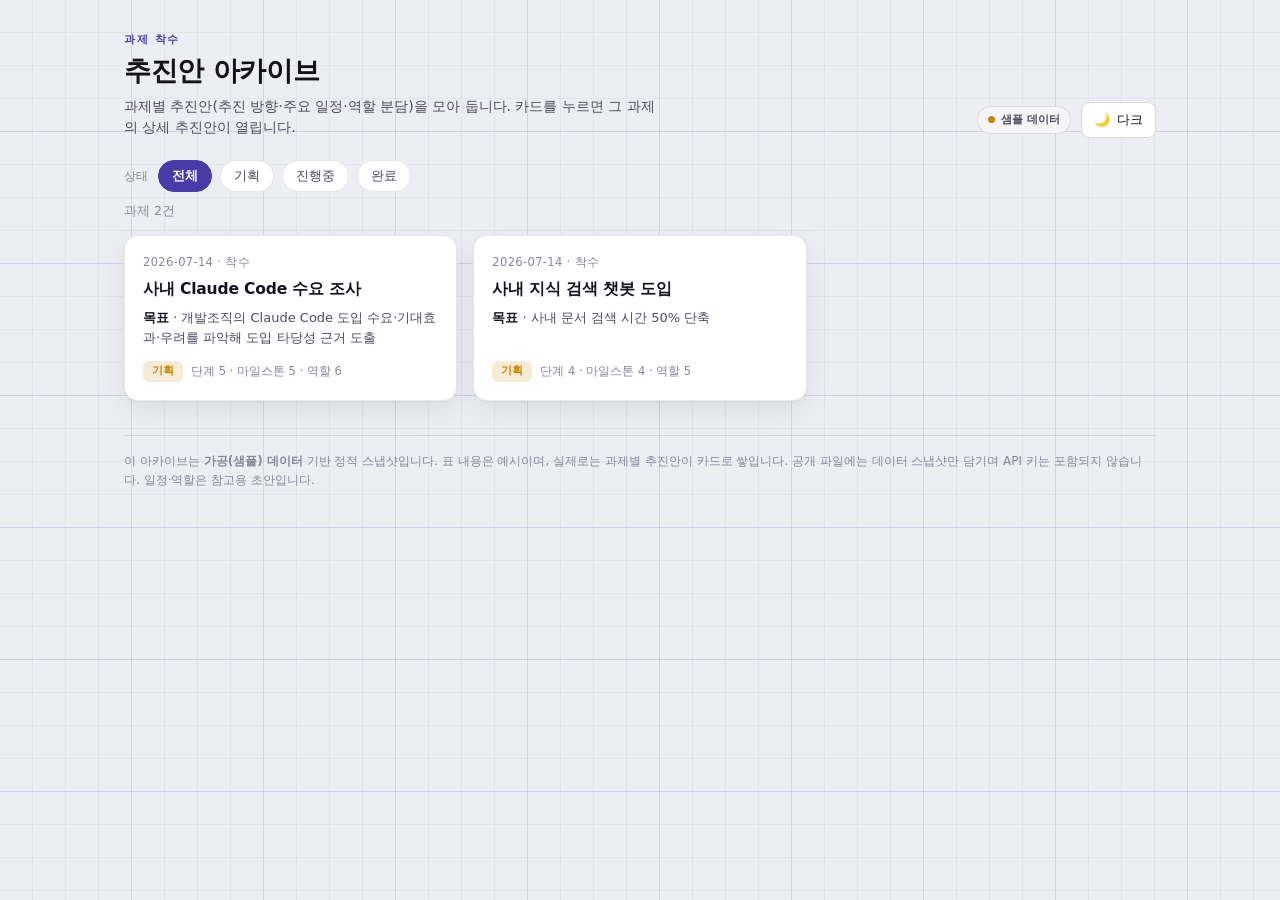
<file: index.html>
<!doctype html>
<html lang="ko">
<head>
  <meta charset="utf-8">
  <meta name="viewport" content="width=device-width, initial-scale=1">
  <title>과제 추진안 아카이브</title>
  <link rel="icon" href="data:image/svg+xml,<svg xmlns='http://www.w3.org/2000/svg' viewBox='0 0 16 16'><text y='14' font-size='14'>🗂️</text></svg>">
  <link rel="stylesheet" href="style.css">
</head>
<body>
  <div class="wrap">
    <header class="top">
      <div>
        <p class="eyebrow">과제 착수</p>
        <h1>추진안 아카이브</h1>
        <p class="lede">과제별 추진안(추진 방향·주요 일정·역할 분담)을 모아 둡니다. 카드를 누르면 그 과제의 상세 추진안이 열립니다.</p>
      </div>
      <div class="head-right">
        <span class="sample-pill">샘플 데이터</span>
        <button class="btn" id="themeBtn" aria-label="테마 전환"><span id="themeIcon">🌙</span><span id="themeTxt">다크</span></button>
      </div>
    </header>

    <div class="filters" role="group" aria-label="상태 필터">
      <span class="flabel">상태</span>
      <button class="fchip" data-st="all" aria-pressed="true">전체</button>
      <button class="fchip" data-st="plan" aria-pressed="false">기획</button>
      <button class="fchip" data-st="doing" aria-pressed="false">진행중</button>
      <button class="fchip" data-st="done" aria-pressed="false">완료</button>
    </div>

    <p class="count" id="count">과제 2건</p>

    <div class="cards" id="cards">
      <a class="plan" href="plans/claude-code-demand.html" data-st="plan">
        <div class="pd">2026-07-14 · 착수</div>
        <div class="pt">사내 Claude Code 수요 조사</div>
        <div class="pg"><b>목표</b> · 개발조직의 Claude Code 도입 수요·기대효과·우려를 파악해 도입 타당성 근거 도출</div>
        <div class="pmeta">
          <span class="status st-plan">기획</span>
          <span class="metric">단계 5 · 마일스톤 5 · 역할 6</span>
        </div>
      </a>

      <a class="plan" href="plans/chatbot.html" data-st="plan">
        <div class="pd">2026-07-14 · 착수</div>
        <div class="pt">사내 지식 검색 챗봇 도입</div>
        <div class="pg"><b>목표</b> · 사내 문서 검색 시간 50% 단축</div>
        <div class="pmeta">
          <span class="status st-plan">기획</span>
          <span class="metric">단계 4 · 마일스톤 4 · 역할 5</span>
        </div>
      </a>
    </div>
    <p class="empty-note" id="emptyNote" style="display:none">해당 상태의 과제가 없습니다.</p>

    <footer class="note">
      이 아카이브는 <strong>가공(샘플) 데이터</strong> 기반 정적 스냅샷입니다. 표 내용은 예시이며, 실제로는 과제별 추진안이 카드로 쌓입니다.
      공개 파일에는 데이터 스냅샷만 담기며 API 키는 포함되지 않습니다. 일정·역할은 참고용 초안입니다.
    </footer>
  </div>

  <script>
    var root=document.documentElement, b=document.getElementById('themeBtn'),
        ic=document.getElementById('themeIcon'), tx=document.getElementById('themeTxt');
    function dark(){var t=root.getAttribute('data-theme');return t?t==='dark':matchMedia('(prefers-color-scheme: dark)').matches;}
    function sync(){var d=dark();ic.textContent=d?'☀️':'🌙';tx.textContent=d?'라이트':'다크';}
    b.addEventListener('click',function(){root.setAttribute('data-theme',dark()?'light':'dark');sync();}); sync();

    var cards=[].slice.call(document.querySelectorAll('#cards .plan'));
    var countEl=document.getElementById('count'), emptyNote=document.getElementById('emptyNote');
    document.querySelectorAll('.fchip').forEach(function(chip){
      chip.addEventListener('click',function(){
        document.querySelectorAll('.fchip').forEach(function(c){c.setAttribute('aria-pressed','false');});
        chip.setAttribute('aria-pressed','true');
        var st=chip.getAttribute('data-st'), shown=0;
        cards.forEach(function(card){
          var match = st==='all' || card.getAttribute('data-st')===st;
          card.classList.toggle('hidden', !match); if(match) shown++;
        });
        countEl.textContent='과제 '+shown+'건';
        emptyNote.style.display = shown===0 ? 'block' : 'none';
      });
    });
  </script>
</body>
</html>
</file>
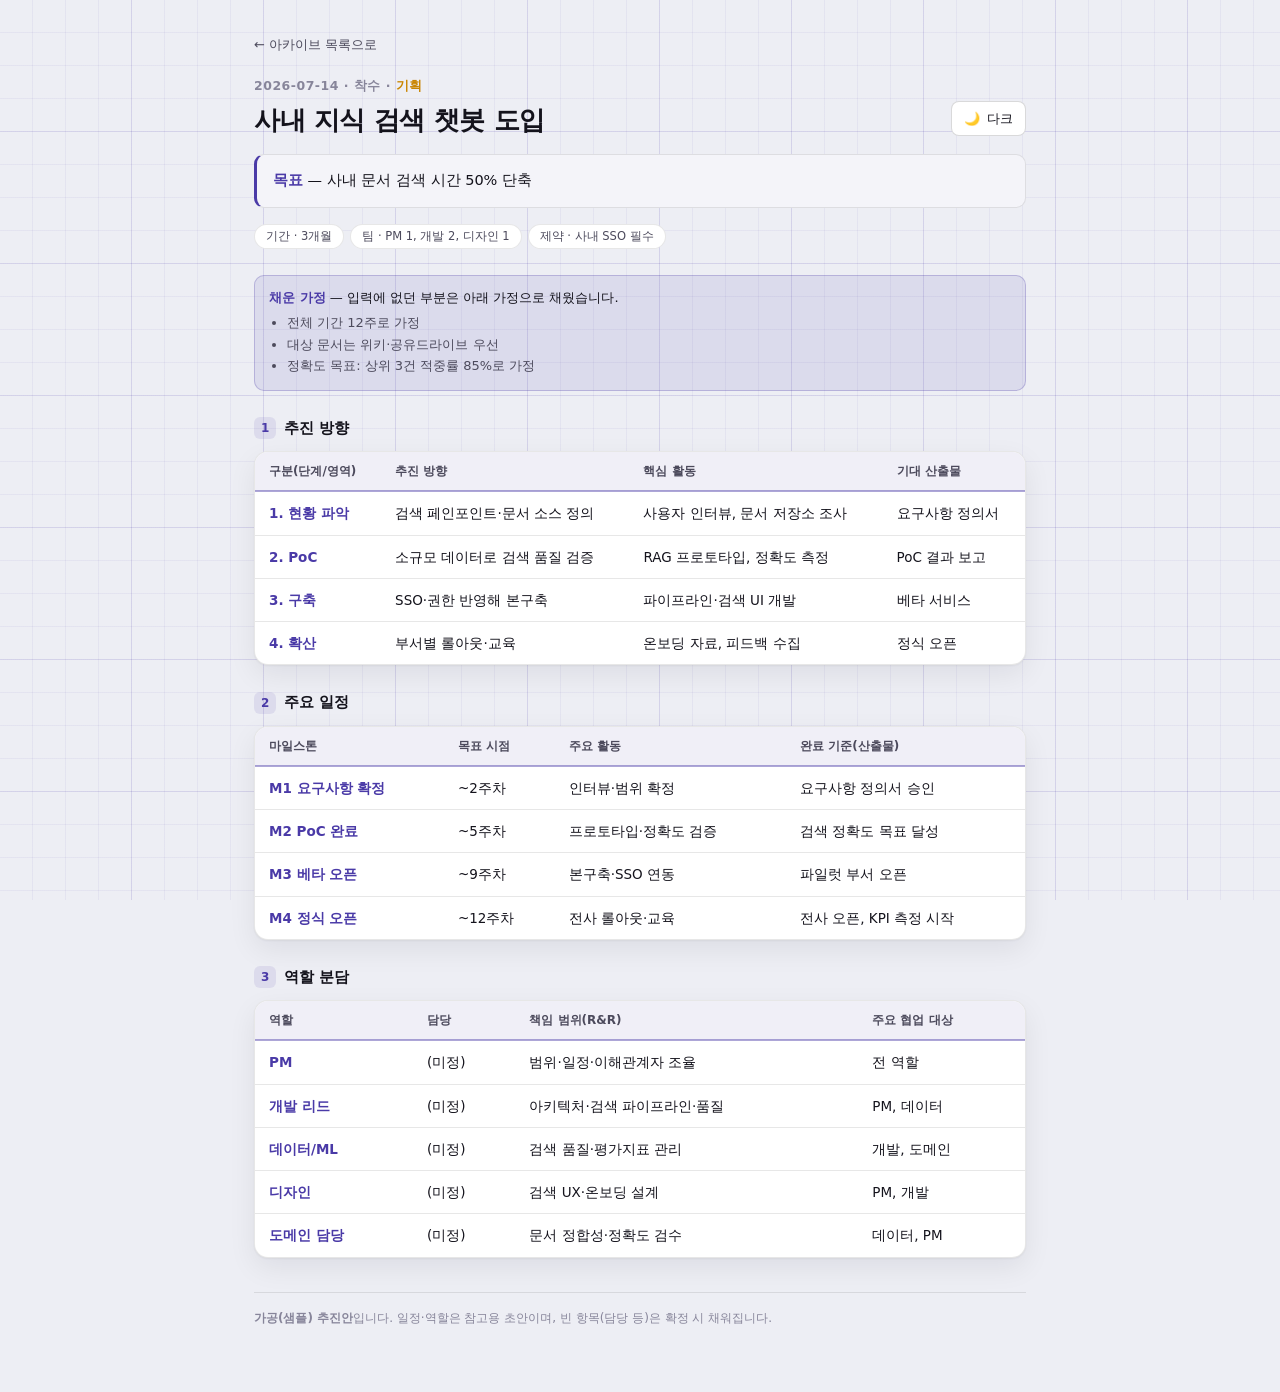
<file: plans/chatbot.html>
<!doctype html>
<html lang="ko">
<head>
  <meta charset="utf-8">
  <meta name="viewport" content="width=device-width, initial-scale=1">
  <title>사내 지식 검색 챗봇 도입 · 추진안</title>
  <link rel="icon" href="data:image/svg+xml,<svg xmlns='http://www.w3.org/2000/svg' viewBox='0 0 16 16'><text y='14' font-size='14'>🗂️</text></svg>">
  <link rel="stylesheet" href="../style.css">
</head>
<body>
  <div class="wrap narrow">
    <a class="back" href="../index.html">← 아카이브 목록으로</a>
    <header class="top" style="margin-bottom:0">
      <div>
        <div class="meta-date">2026-07-14 · 착수 · <span style="color:var(--warn)">기획</span></div>
        <h1 class="detail-title">사내 지식 검색 챗봇 도입</h1>
      </div>
      <div class="head-right">
        <button class="btn" id="themeBtn" aria-label="테마 전환"><span id="themeIcon">🌙</span><span id="themeTxt">다크</span></button>
      </div>
    </header>

    <div class="goal"><b>목표</b> — 사내 문서 검색 시간 50% 단축</div>
    <div class="chips">
      <span class="chip-k">기간 · 3개월</span><span class="chip-k">팀 · PM 1, 개발 2, 디자인 1</span><span class="chip-k">제약 · 사내 SSO 필수</span>
    </div>

    <div class="assump">
      <b>채운 가정</b> — 입력에 없던 부분은 아래 가정으로 채웠습니다.
      <ul>
        <li>전체 기간 12주로 가정</li>
        <li>대상 문서는 위키·공유드라이브 우선</li>
        <li>정확도 목표: 상위 3건 적중률 85%로 가정</li>
      </ul>
    </div>

    <div class="section-h"><span class="tnum">1</span> 추진 방향</div>
    <div class="tcard"><div class="tscroll"><table>
      <thead><tr><th>구분(단계/영역)</th><th>추진 방향</th><th>핵심 활동</th><th>기대 산출물</th></tr></thead>
      <tbody>
        <tr><td>1. 현황 파악</td><td>검색 페인포인트·문서 소스 정의</td><td>사용자 인터뷰, 문서 저장소 조사</td><td>요구사항 정의서</td></tr>
        <tr><td>2. PoC</td><td>소규모 데이터로 검색 품질 검증</td><td>RAG 프로토타입, 정확도 측정</td><td>PoC 결과 보고</td></tr>
        <tr><td>3. 구축</td><td>SSO·권한 반영해 본구축</td><td>파이프라인·검색 UI 개발</td><td>베타 서비스</td></tr>
        <tr><td>4. 확산</td><td>부서별 롤아웃·교육</td><td>온보딩 자료, 피드백 수집</td><td>정식 오픈</td></tr>
      </tbody>
    </table></div></div>

    <div class="section-h"><span class="tnum">2</span> 주요 일정</div>
    <div class="tcard"><div class="tscroll"><table>
      <thead><tr><th>마일스톤</th><th>목표 시점</th><th>주요 활동</th><th>완료 기준(산출물)</th></tr></thead>
      <tbody>
        <tr><td>M1 요구사항 확정</td><td>~2주차</td><td>인터뷰·범위 확정</td><td>요구사항 정의서 승인</td></tr>
        <tr><td>M2 PoC 완료</td><td>~5주차</td><td>프로토타입·정확도 검증</td><td>검색 정확도 목표 달성</td></tr>
        <tr><td>M3 베타 오픈</td><td>~9주차</td><td>본구축·SSO 연동</td><td>파일럿 부서 오픈</td></tr>
        <tr><td>M4 정식 오픈</td><td>~12주차</td><td>전사 롤아웃·교육</td><td>전사 오픈, KPI 측정 시작</td></tr>
      </tbody>
    </table></div></div>

    <div class="section-h"><span class="tnum">3</span> 역할 분담</div>
    <div class="tcard"><div class="tscroll"><table>
      <thead><tr><th>역할</th><th>담당</th><th>책임 범위(R&R)</th><th>주요 협업 대상</th></tr></thead>
      <tbody>
        <tr><td>PM</td><td>(미정)</td><td>범위·일정·이해관계자 조율</td><td>전 역할</td></tr>
        <tr><td>개발 리드</td><td>(미정)</td><td>아키텍처·검색 파이프라인·품질</td><td>PM, 데이터</td></tr>
        <tr><td>데이터/ML</td><td>(미정)</td><td>검색 품질·평가지표 관리</td><td>개발, 도메인</td></tr>
        <tr><td>디자인</td><td>(미정)</td><td>검색 UX·온보딩 설계</td><td>PM, 개발</td></tr>
        <tr><td>도메인 담당</td><td>(미정)</td><td>문서 정합성·정확도 검수</td><td>데이터, PM</td></tr>
      </tbody>
    </table></div></div>

    <footer class="note">
      <strong>가공(샘플) 추진안</strong>입니다. 일정·역할은 참고용 초안이며, 빈 항목(담당 등)은 확정 시 채워집니다.
    </footer>
  </div>
  <script>
    var root=document.documentElement,b=document.getElementById('themeBtn'),ic=document.getElementById('themeIcon'),tx=document.getElementById('themeTxt');
    function dark(){var t=root.getAttribute('data-theme');return t?t==='dark':matchMedia('(prefers-color-scheme: dark)').matches;}
    function sync(){var d=dark();ic.textContent=d?'☀️':'🌙';tx.textContent=d?'라이트':'다크';}
    b.addEventListener('click',function(){root.setAttribute('data-theme',dark()?'light':'dark');sync();});sync();
  </script>
</body>
</html>
</file>
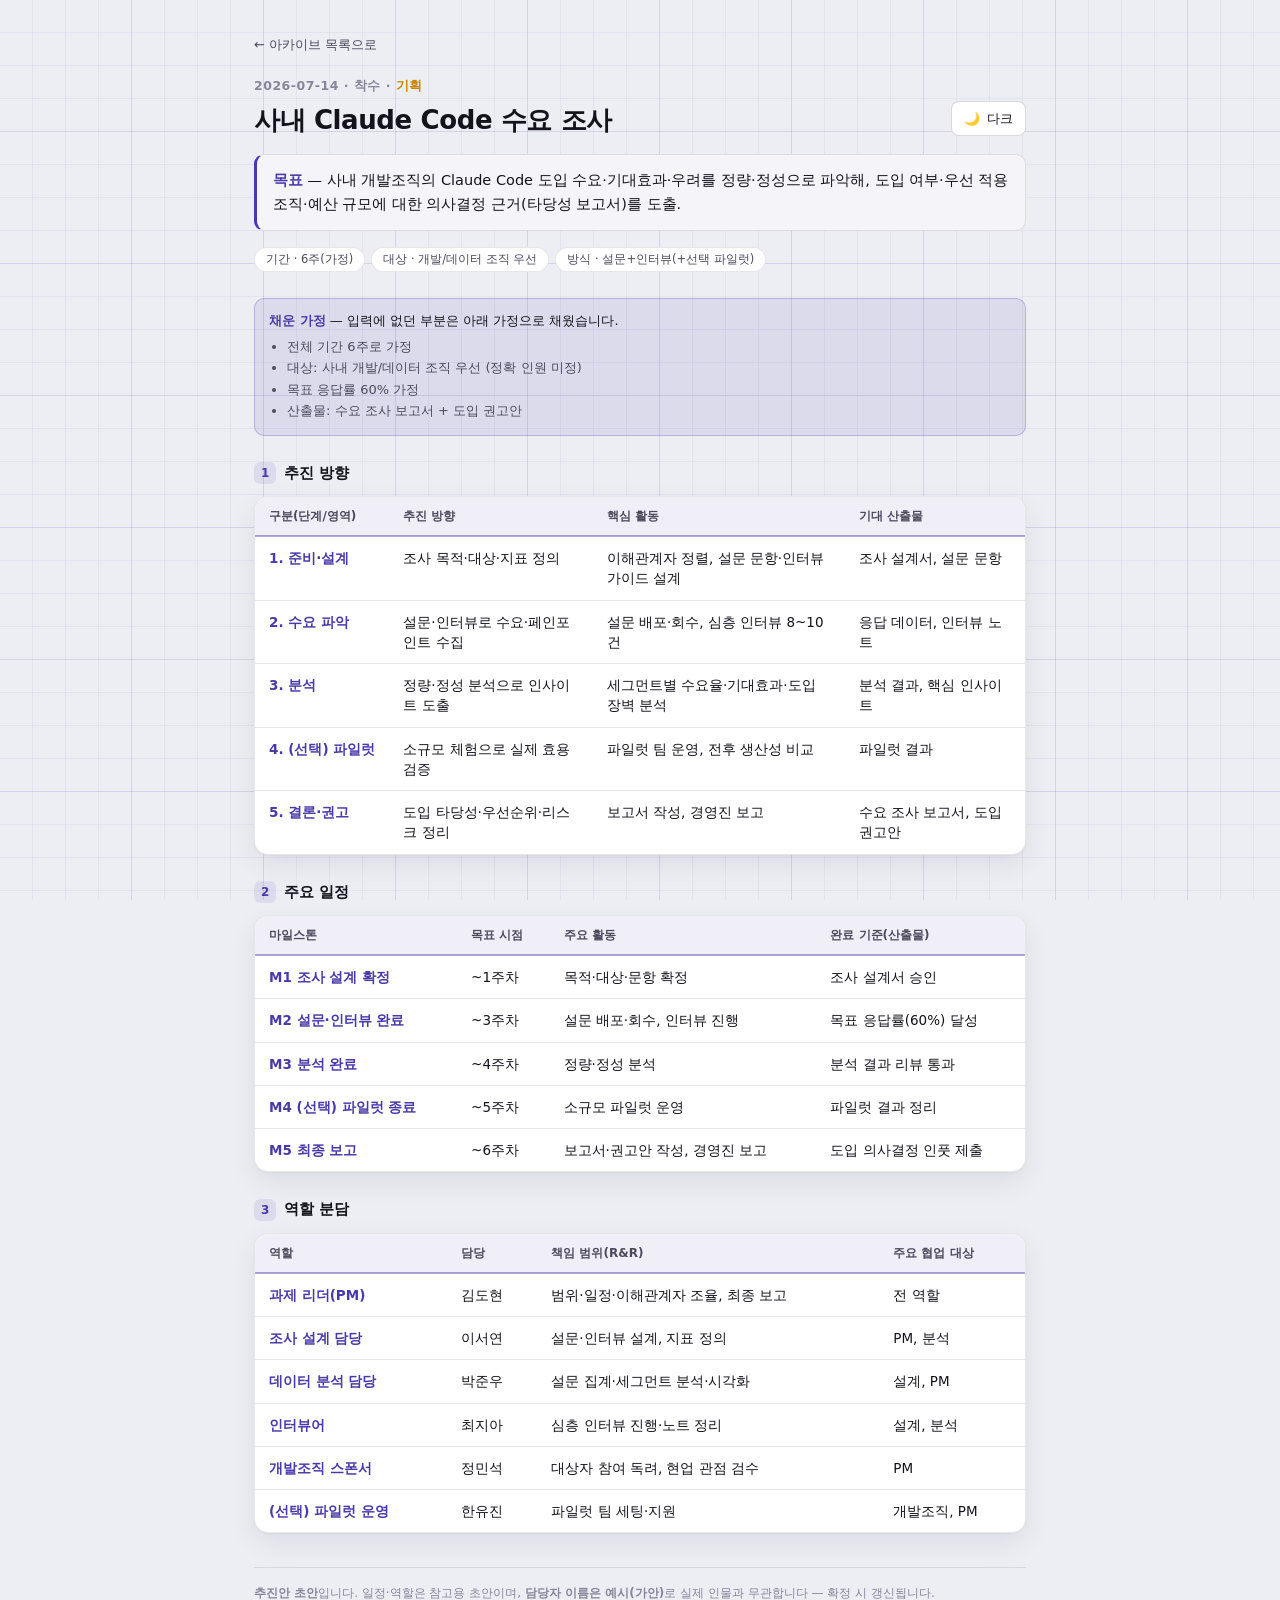
<file: plans/claude-code-demand.html>
<!doctype html>
<html lang="ko">
<head>
  <meta charset="utf-8">
  <meta name="viewport" content="width=device-width, initial-scale=1">
  <title>사내 Claude Code 수요 조사 · 추진안</title>
  <link rel="icon" href="data:image/svg+xml,<svg xmlns='http://www.w3.org/2000/svg' viewBox='0 0 16 16'><text y='14' font-size='14'>🗂️</text></svg>">
  <link rel="stylesheet" href="../style.css">
</head>
<body>
  <div class="wrap narrow">
    <a class="back" href="../index.html">← 아카이브 목록으로</a>
    <header class="top" style="margin-bottom:0">
      <div>
        <div class="meta-date">2026-07-14 · 착수 · <span style="color:var(--warn)">기획</span></div>
        <h1 class="detail-title">사내 Claude Code 수요 조사</h1>
      </div>
      <div class="head-right">
        <button class="btn" id="themeBtn" aria-label="테마 전환"><span id="themeIcon">🌙</span><span id="themeTxt">다크</span></button>
      </div>
    </header>

    <div class="goal"><b>목표</b> — 사내 개발조직의 Claude Code 도입 수요·기대효과·우려를 정량·정성으로 파악해, 도입 여부·우선 적용 조직·예산 규모에 대한 의사결정 근거(타당성 보고서)를 도출.</div>
    <div class="chips">
      <span class="chip-k">기간 · 6주(가정)</span><span class="chip-k">대상 · 개발/데이터 조직 우선</span><span class="chip-k">방식 · 설문+인터뷰(+선택 파일럿)</span>
    </div>

    <div class="assump">
      <b>채운 가정</b> — 입력에 없던 부분은 아래 가정으로 채웠습니다.
      <ul>
        <li>전체 기간 6주로 가정</li>
        <li>대상: 사내 개발/데이터 조직 우선 (정확 인원 미정)</li>
        <li>목표 응답률 60% 가정</li>
        <li>산출물: 수요 조사 보고서 + 도입 권고안</li>
      </ul>
    </div>

    <div class="section-h"><span class="tnum">1</span> 추진 방향</div>
    <div class="tcard"><div class="tscroll"><table>
      <thead><tr><th>구분(단계/영역)</th><th>추진 방향</th><th>핵심 활동</th><th>기대 산출물</th></tr></thead>
      <tbody>
        <tr><td>1. 준비·설계</td><td>조사 목적·대상·지표 정의</td><td>이해관계자 정렬, 설문 문항·인터뷰 가이드 설계</td><td>조사 설계서, 설문 문항</td></tr>
        <tr><td>2. 수요 파악</td><td>설문·인터뷰로 수요·페인포인트 수집</td><td>설문 배포·회수, 심층 인터뷰 8~10건</td><td>응답 데이터, 인터뷰 노트</td></tr>
        <tr><td>3. 분석</td><td>정량·정성 분석으로 인사이트 도출</td><td>세그먼트별 수요율·기대효과·도입 장벽 분석</td><td>분석 결과, 핵심 인사이트</td></tr>
        <tr><td>4. (선택) 파일럿</td><td>소규모 체험으로 실제 효용 검증</td><td>파일럿 팀 운영, 전후 생산성 비교</td><td>파일럿 결과</td></tr>
        <tr><td>5. 결론·권고</td><td>도입 타당성·우선순위·리스크 정리</td><td>보고서 작성, 경영진 보고</td><td>수요 조사 보고서, 도입 권고안</td></tr>
      </tbody>
    </table></div></div>

    <div class="section-h"><span class="tnum">2</span> 주요 일정</div>
    <div class="tcard"><div class="tscroll"><table>
      <thead><tr><th>마일스톤</th><th>목표 시점</th><th>주요 활동</th><th>완료 기준(산출물)</th></tr></thead>
      <tbody>
        <tr><td>M1 조사 설계 확정</td><td>~1주차</td><td>목적·대상·문항 확정</td><td>조사 설계서 승인</td></tr>
        <tr><td>M2 설문·인터뷰 완료</td><td>~3주차</td><td>설문 배포·회수, 인터뷰 진행</td><td>목표 응답률(60%) 달성</td></tr>
        <tr><td>M3 분석 완료</td><td>~4주차</td><td>정량·정성 분석</td><td>분석 결과 리뷰 통과</td></tr>
        <tr><td>M4 (선택) 파일럿 종료</td><td>~5주차</td><td>소규모 파일럿 운영</td><td>파일럿 결과 정리</td></tr>
        <tr><td>M5 최종 보고</td><td>~6주차</td><td>보고서·권고안 작성, 경영진 보고</td><td>도입 의사결정 인풋 제출</td></tr>
      </tbody>
    </table></div></div>

    <div class="section-h"><span class="tnum">3</span> 역할 분담</div>
    <div class="tcard"><div class="tscroll"><table>
      <thead><tr><th>역할</th><th>담당</th><th>책임 범위(R&R)</th><th>주요 협업 대상</th></tr></thead>
      <tbody>
        <tr><td>과제 리더(PM)</td><td>김도현</td><td>범위·일정·이해관계자 조율, 최종 보고</td><td>전 역할</td></tr>
        <tr><td>조사 설계 담당</td><td>이서연</td><td>설문·인터뷰 설계, 지표 정의</td><td>PM, 분석</td></tr>
        <tr><td>데이터 분석 담당</td><td>박준우</td><td>설문 집계·세그먼트 분석·시각화</td><td>설계, PM</td></tr>
        <tr><td>인터뷰어</td><td>최지아</td><td>심층 인터뷰 진행·노트 정리</td><td>설계, 분석</td></tr>
        <tr><td>개발조직 스폰서</td><td>정민석</td><td>대상자 참여 독려, 현업 관점 검수</td><td>PM</td></tr>
        <tr><td>(선택) 파일럿 운영</td><td>한유진</td><td>파일럿 팀 세팅·지원</td><td>개발조직, PM</td></tr>
      </tbody>
    </table></div></div>

    <footer class="note">
      <strong>추진안 초안</strong>입니다. 일정·역할은 참고용 초안이며, <strong>담당자 이름은 예시(가안)</strong>로 실제 인물과 무관합니다 — 확정 시 갱신됩니다.
    </footer>
  </div>
  <script>
    var root=document.documentElement,b=document.getElementById('themeBtn'),ic=document.getElementById('themeIcon'),tx=document.getElementById('themeTxt');
    function dark(){var t=root.getAttribute('data-theme');return t?t==='dark':matchMedia('(prefers-color-scheme: dark)').matches;}
    function sync(){var d=dark();ic.textContent=d?'☀️':'🌙';tx.textContent=d?'라이트':'다크';}
    b.addEventListener('click',function(){root.setAttribute('data-theme',dark()?'light':'dark');sync();});sync();
  </script>
</body>
</html>
</file>
<file: style.css>
:root {
  --page:#edeef4; --surface:#ffffff; --surface-2:#f4f4f9;
  --text-1:#14131c; --text-2:#4c4a5c; --muted:#87859a;
  --border:rgba(20,19,28,0.10); --border-strong:rgba(20,19,28,0.16);
  --shadow:0 1px 2px rgba(20,19,28,0.05),0 10px 28px rgba(20,19,28,0.07);
  --accent:#4a3aa7; --accent-soft:rgba(74,58,167,0.10);
  --good:#0ca30c; --warn:#c98500; --info:#2a78d6;
  --th-bg:#f0eff7;
}
@media (prefers-color-scheme: dark) {
  :root {
    --page:#0c0b12; --surface:#17161f; --surface-2:#1e1d29;
    --text-1:#f4f3fa; --text-2:#bcbacb; --muted:#807e93;
    --border:rgba(255,255,255,0.10); --border-strong:rgba(255,255,255,0.17);
    --shadow:0 1px 2px rgba(0,0,0,0.45),0 12px 32px rgba(0,0,0,0.4);
    --accent:#9085e9; --accent-soft:rgba(144,133,233,0.16);
    --good:#0ca30c; --warn:#e0a020; --info:#3987e5;
    --th-bg:#211f2e;
  }
}
:root[data-theme="light"]{--page:#edeef4;--surface:#ffffff;--surface-2:#f4f4f9;--text-1:#14131c;--text-2:#4c4a5c;--muted:#87859a;--border:rgba(20,19,28,0.10);--border-strong:rgba(20,19,28,0.16);--shadow:0 1px 2px rgba(20,19,28,0.05),0 10px 28px rgba(20,19,28,0.07);--accent:#4a3aa7;--accent-soft:rgba(74,58,167,0.10);--good:#0ca30c;--warn:#c98500;--info:#2a78d6;--th-bg:#f0eff7;}
:root[data-theme="dark"]{--page:#0c0b12;--surface:#17161f;--surface-2:#1e1d29;--text-1:#f4f3fa;--text-2:#bcbacb;--muted:#807e93;--border:rgba(255,255,255,0.10);--border-strong:rgba(255,255,255,0.17);--shadow:0 1px 2px rgba(0,0,0,0.45),0 12px 32px rgba(0,0,0,0.4);--accent:#9085e9;--accent-soft:rgba(144,133,233,0.16);--good:#0ca30c;--warn:#e0a020;--info:#3987e5;--th-bg:#211f2e;}

/* blueprint grid background */
:root { --grid-line:rgba(74,58,167,0.06); --grid-major:rgba(74,58,167,0.10); }
@media (prefers-color-scheme: dark){ :root{ --grid-line:rgba(144,133,233,0.07); --grid-major:rgba(144,133,233,0.12); } }
:root[data-theme="light"]{ --grid-line:rgba(74,58,167,0.06); --grid-major:rgba(74,58,167,0.10); }
:root[data-theme="dark"]{ --grid-line:rgba(144,133,233,0.07); --grid-major:rgba(144,133,233,0.12); }

* { box-sizing:border-box; }
body { margin:0; color:var(--text-1);
  font-family:system-ui,-apple-system,"Segoe UI",Roboto,"Apple SD Gothic Neo","Malgun Gothic",sans-serif;
  line-height:1.5; -webkit-font-smoothing:antialiased;
  background-color:var(--page);
  background-image:
    linear-gradient(var(--grid-major) 1px, transparent 1px),
    linear-gradient(90deg, var(--grid-major) 1px, transparent 1px),
    linear-gradient(var(--grid-line) 1px, transparent 1px),
    linear-gradient(90deg, var(--grid-line) 1px, transparent 1px);
  background-size: 132px 132px, 132px 132px, 33px 33px, 33px 33px;
  background-position: -1px -1px;
  background-attachment: fixed;
}
a { color:var(--accent); }
.wrap { max-width:1080px; margin:0 auto; padding:32px 24px 64px; }
.wrap.narrow { max-width:820px; }

header.top { display:flex; align-items:flex-end; justify-content:space-between; gap:20px; flex-wrap:wrap; margin-bottom:6px; }
.eyebrow { font-size:11px; font-weight:700; letter-spacing:.15em; text-transform:uppercase; color:var(--accent); margin:0 0 6px; }
h1 { font-size:27px; line-height:1.15; margin:0; letter-spacing:-.015em; text-wrap:balance; }
.lede { font-size:14px; color:var(--text-2); margin:10px 0 0; max-width:60ch; }
.head-right { display:flex; align-items:center; gap:10px; }
.sample-pill { display:inline-flex; align-items:center; gap:6px; font-size:11px; font-weight:600; color:var(--text-2);
  background:var(--surface-2); border:1px solid var(--border); padding:5px 10px; border-radius:999px; }
.sample-pill::before { content:""; width:7px; height:7px; border-radius:50%; background:var(--warn); }
.btn { font:inherit; font-size:13px; color:var(--text-1); background:var(--surface); border:1px solid var(--border-strong);
  border-radius:8px; padding:7px 12px; cursor:pointer; display:inline-flex; align-items:center; gap:7px; }
.btn:hover { background:var(--surface-2); }
.btn:focus-visible { outline:2px solid var(--accent); outline-offset:2px; }

.filters { display:flex; align-items:center; gap:8px; flex-wrap:wrap; margin:22px 0 10px; }
.filters .flabel { font-size:12px; color:var(--muted); margin-right:2px; }
.fchip { font:inherit; font-size:12.5px; color:var(--text-2); background:var(--surface); border:1px solid var(--border);
  border-radius:999px; padding:6px 13px; cursor:pointer; }
.fchip[aria-pressed="true"] { background:var(--accent); border-color:var(--accent); color:#fff; font-weight:600; }
.fchip:focus-visible { outline:2px solid var(--accent); outline-offset:2px; }
.count { font-size:12.5px; color:var(--muted); margin:0 0 14px; font-variant-numeric:tabular-nums; }

.cards { display:grid; grid-template-columns:repeat(3,1fr); gap:16px; }
.plan { display:flex; flex-direction:column; background:var(--surface); border:1px solid var(--border); border-radius:14px;
  padding:18px; text-decoration:none; color:inherit; box-shadow:var(--shadow); transition:transform .12s, border-color .12s; }
.plan:hover { transform:translateY(-3px); border-color:var(--border-strong); }
.plan:focus-visible { outline:2px solid var(--accent); outline-offset:2px; }
.plan .pd { font-size:11.5px; color:var(--muted); font-variant-numeric:tabular-nums; letter-spacing:.03em; }
.plan .pt { font-size:15.5px; font-weight:650; margin:8px 0 8px; line-height:1.32; letter-spacing:-.01em; }
.plan .pg { font-size:13px; color:var(--text-2); line-height:1.55; flex:1;
  display:-webkit-box; -webkit-line-clamp:3; -webkit-box-orient:vertical; overflow:hidden; }
.plan .pg b { color:var(--text-1); font-weight:600; }
.pmeta { display:flex; gap:8px; align-items:center; flex-wrap:wrap; margin-top:13px; }
.status { font-size:11px; font-weight:700; padding:2px 9px; border-radius:6px; }
.st-plan { color:var(--warn); background:color-mix(in srgb,var(--warn) 16%,transparent); }
.st-doing { color:var(--info); background:color-mix(in srgb,var(--info) 16%,transparent); }
.st-done { color:var(--good); background:color-mix(in srgb,var(--good) 16%,transparent); }
.metric { font-size:11.5px; color:var(--muted); font-variant-numeric:tabular-nums; }
.plan.hidden { display:none; }
.empty-note { font-size:13px; color:var(--muted); padding:14px 2px; }

/* detail */
.back { display:inline-flex; align-items:center; gap:6px; font-size:13px; color:var(--text-2); text-decoration:none; margin-bottom:22px; }
.back:hover { color:var(--accent); }
.meta-date { font-size:12.5px; color:var(--muted); font-variant-numeric:tabular-nums; letter-spacing:.04em; text-transform:uppercase; font-weight:600; }
.detail-title { font-size:26px; line-height:1.2; margin:10px 0 0; letter-spacing:-.015em; text-wrap:balance; }
.goal { background:var(--surface-2); border:1px solid var(--border); border-left:3px solid var(--accent);
  border-radius:10px; padding:14px 16px; margin:18px 0 8px; font-size:14.5px; color:var(--text-1); line-height:1.6; }
.goal b { color:var(--accent); }
.chips { display:flex; gap:6px; flex-wrap:wrap; margin:16px 0 26px; align-items:center; }
.chip-k { font-size:11.5px; color:var(--text-2); background:var(--surface); border:1px solid var(--border); border-radius:999px; padding:3px 11px; }
.assump { background:var(--accent-soft); border:1px solid color-mix(in srgb,var(--accent) 26%,transparent);
  border-radius:10px; padding:12px 14px; margin:0 0 26px; font-size:13px; color:var(--text-1); }
.assump b { color:var(--accent); }
.assump ul { margin:6px 0 0; padding-left:18px; }
.assump li { margin:2px 0; color:var(--text-2); }

.section-h { display:flex; align-items:center; gap:8px; font-size:15px; font-weight:650; margin:26px 0 12px; letter-spacing:-.01em; }
.section-h .tnum { width:22px; height:22px; border-radius:6px; background:var(--accent-soft); color:var(--accent); font-size:12px; font-weight:700; display:grid; place-items:center; }
.tcard { background:var(--surface); border:1px solid var(--border); border-radius:14px; box-shadow:var(--shadow); overflow:hidden; }
.tscroll { overflow-x:auto; }
table { width:100%; border-collapse:collapse; font-size:13.5px; }
thead th { background:var(--th-bg); color:var(--text-2); font-weight:600; font-size:12px; text-align:left; padding:10px 14px; white-space:nowrap;
  border-bottom:2px solid color-mix(in srgb,var(--accent) 45%,transparent); }
tbody td { padding:11px 14px; border-top:1px solid var(--border); vertical-align:top; color:var(--text-1); line-height:1.5; transition:background .12s; }
tbody td:first-child { font-weight:600; white-space:nowrap; color:var(--accent); }
tbody tr:hover td { background:var(--accent-soft); }
footer.note { margin-top:34px; font-size:12px; color:var(--muted); line-height:1.6; border-top:1px solid var(--border); padding-top:16px; }
footer.note code { background:var(--surface-2); padding:1px 5px; border-radius:4px; }

@media (max-width:820px){ .cards { grid-template-columns:1fr; } }
@media (prefers-reduced-motion:reduce){ * { transition:none !important; } }
</file>
